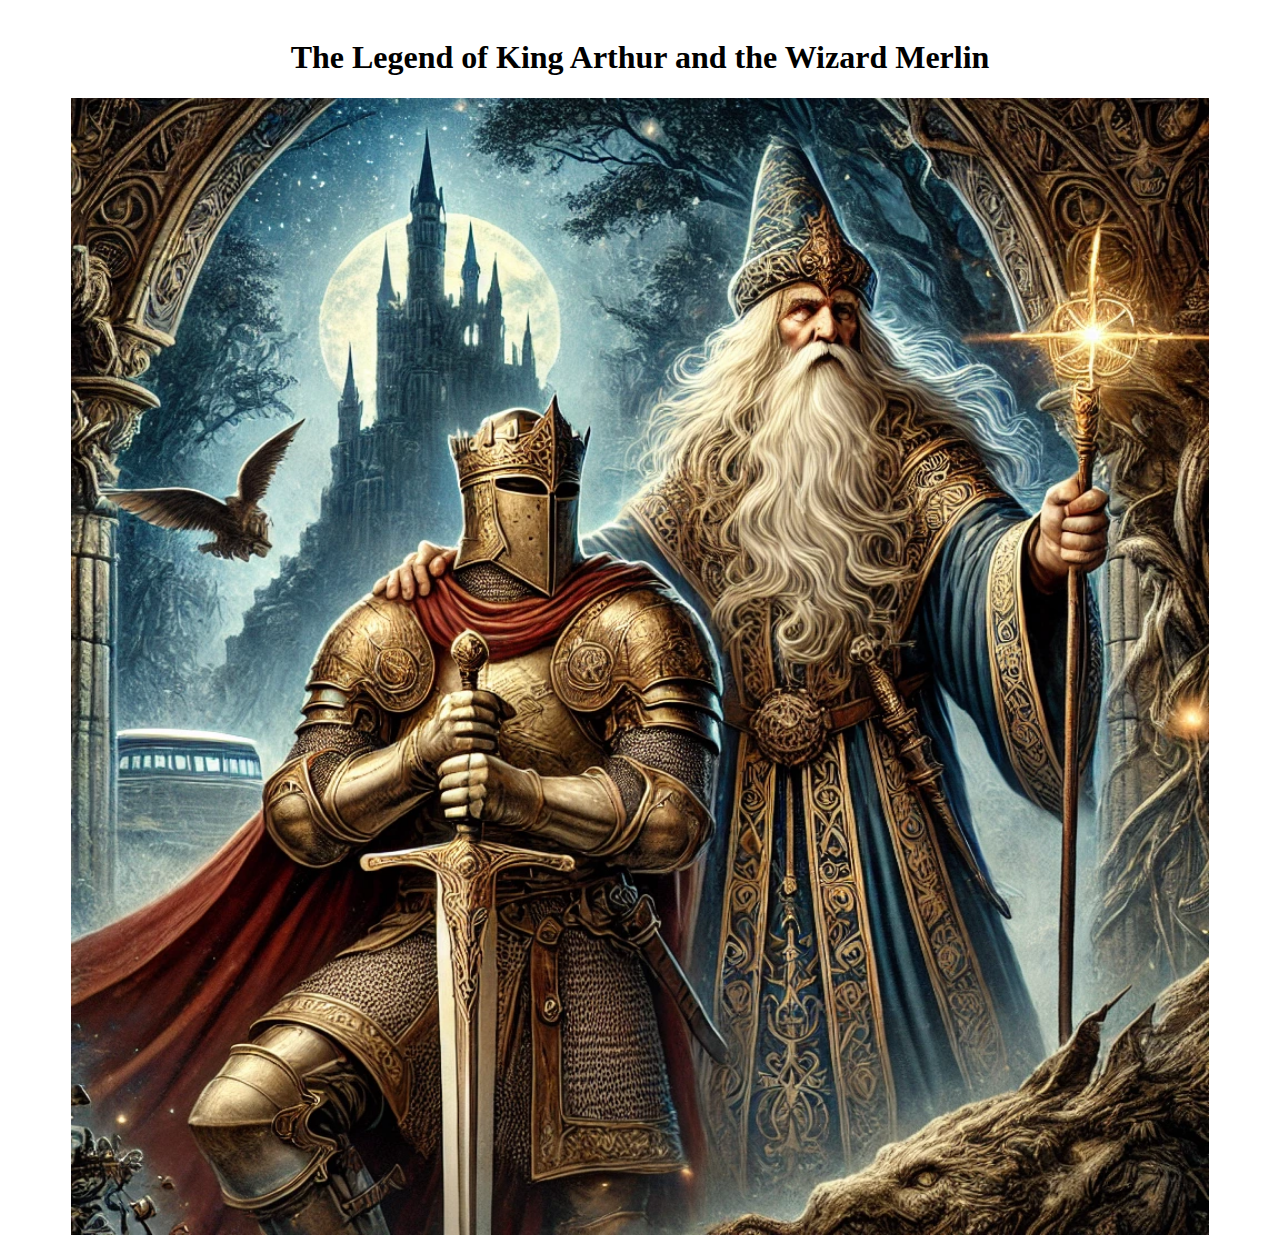
<file: index.html>
<!DOCTYPE html>
<html lang="en">
<head>
    <meta charset="UTF-8">
    <meta name="viewport" content="width=device-width, initial-scale=1.0">
    <title>Arthur & Merlin</title>
    <link rel="stylesheet" href="styles.css">
</head>
<body>
    <div class="content">
        <h1>The Legend of King Arthur and the Wizard Merlin</h1>
        <a href="story.html">
            <img src="./images/Arthur&Merlin.webp" 
                alt="An image of King Arthur in full armor holding his sword, Excalibur, and the Wizard Merlin holding his staff."
                width="500"
                height="auto"/>
        </a>
    </div>
</body>
</html>
</file>
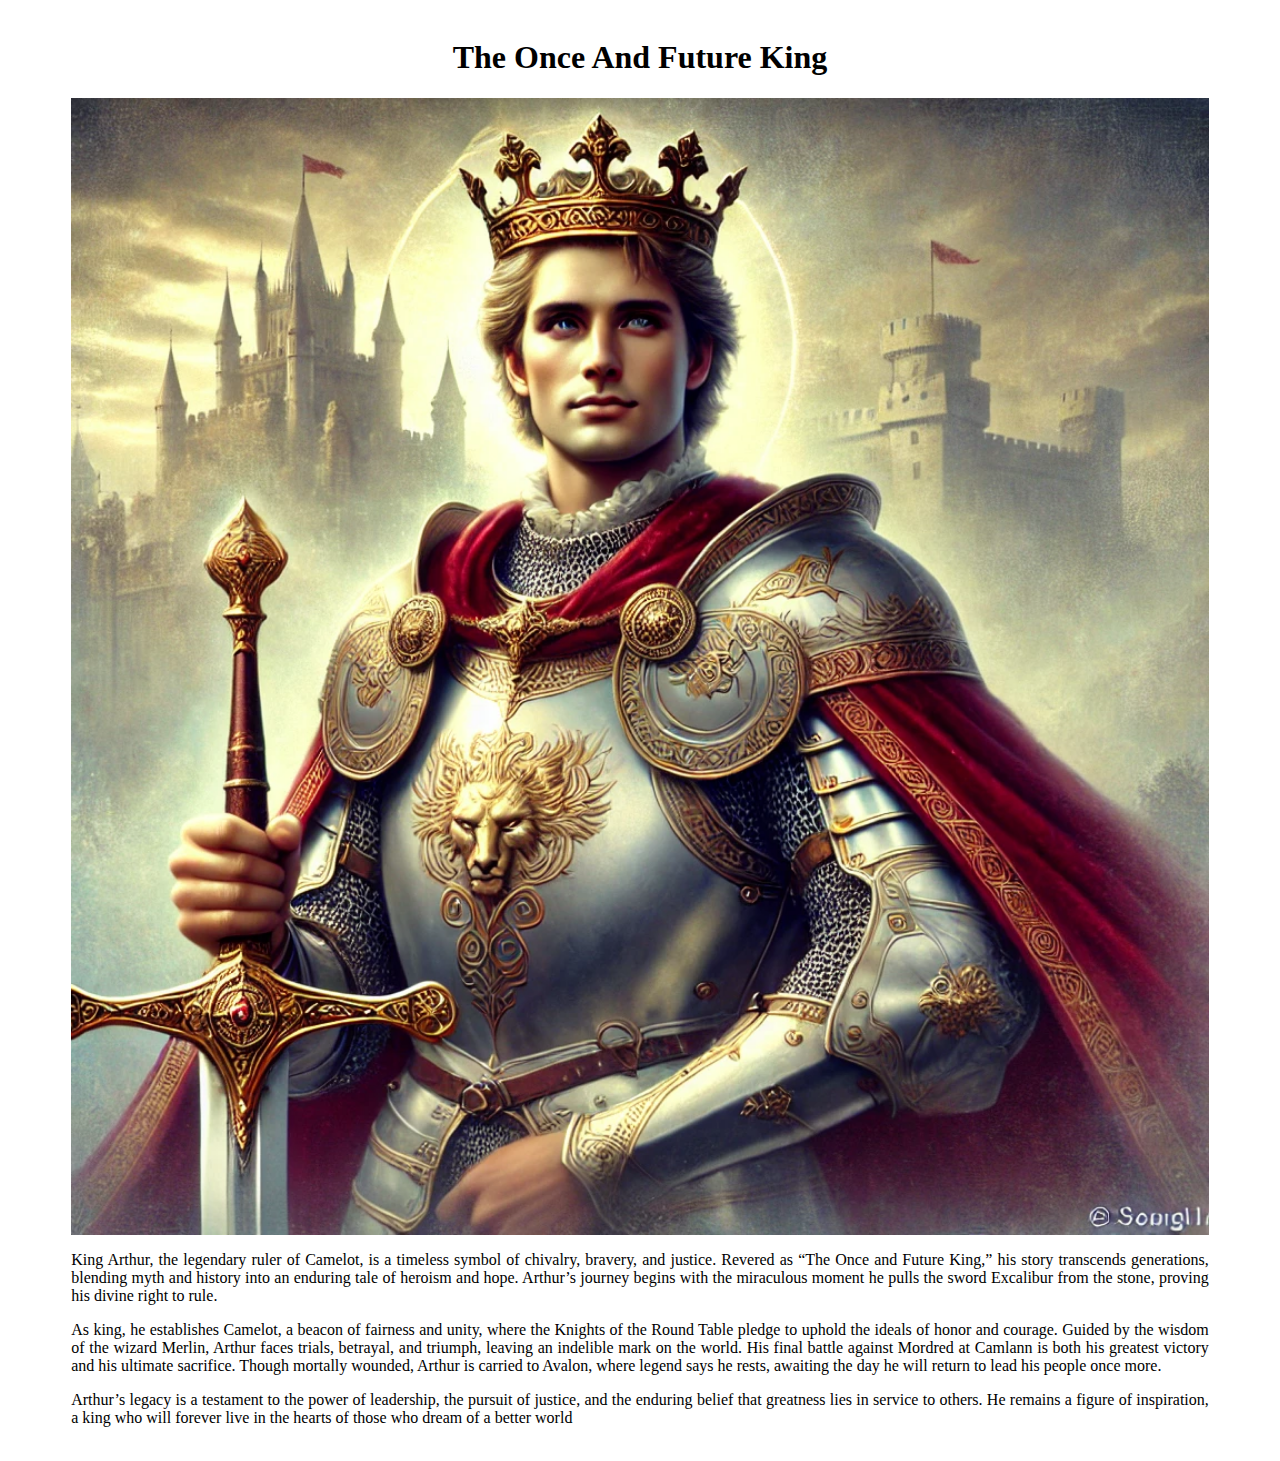
<file: Arthur.html>
<!DOCTYPE html>
<html lang="en">
<head>
    <meta charset="UTF-8">
    <meta name="viewport" content="width=device-width, initial-scale=1.0">
    <title>King Arthur</title>
    <link rel="stylesheet" href="styles.css">
</head>
<body>
    <div class="content">
        <h1>The Once And Future King</h1>
        <img src="./images/KingArthur.webp"
             alt="A portrait of King Arthur."
             width="500"
             height="auto" />

        <p>King Arthur, the legendary ruler of Camelot, is a timeless symbol of chivalry, bravery, and justice. Revered as “The Once and Future King,” his story transcends generations, blending myth and history into an enduring tale of heroism and hope. Arthur’s journey begins with the miraculous moment he pulls the sword Excalibur from the stone, proving his divine right to rule.</p>
        <p>As king, he establishes Camelot, a beacon of fairness and unity, where the Knights of the Round Table pledge to uphold the ideals of honor and courage. Guided by the wisdom of the wizard Merlin, Arthur faces trials, betrayal, and triumph, leaving an indelible mark on the world. His final battle against Mordred at Camlann is both his greatest victory and his ultimate sacrifice. Though mortally wounded, Arthur is carried to Avalon, where legend says he rests, awaiting the day he will return to lead his people once more.</p>
        <p>Arthur’s legacy is a testament to the power of leadership, the pursuit of justice, and the enduring belief that greatness lies in service to others. He remains a figure of inspiration, a king who will forever live in the hearts of those who dream of a better world</p>
    </div>
</body>
</html>
</file>
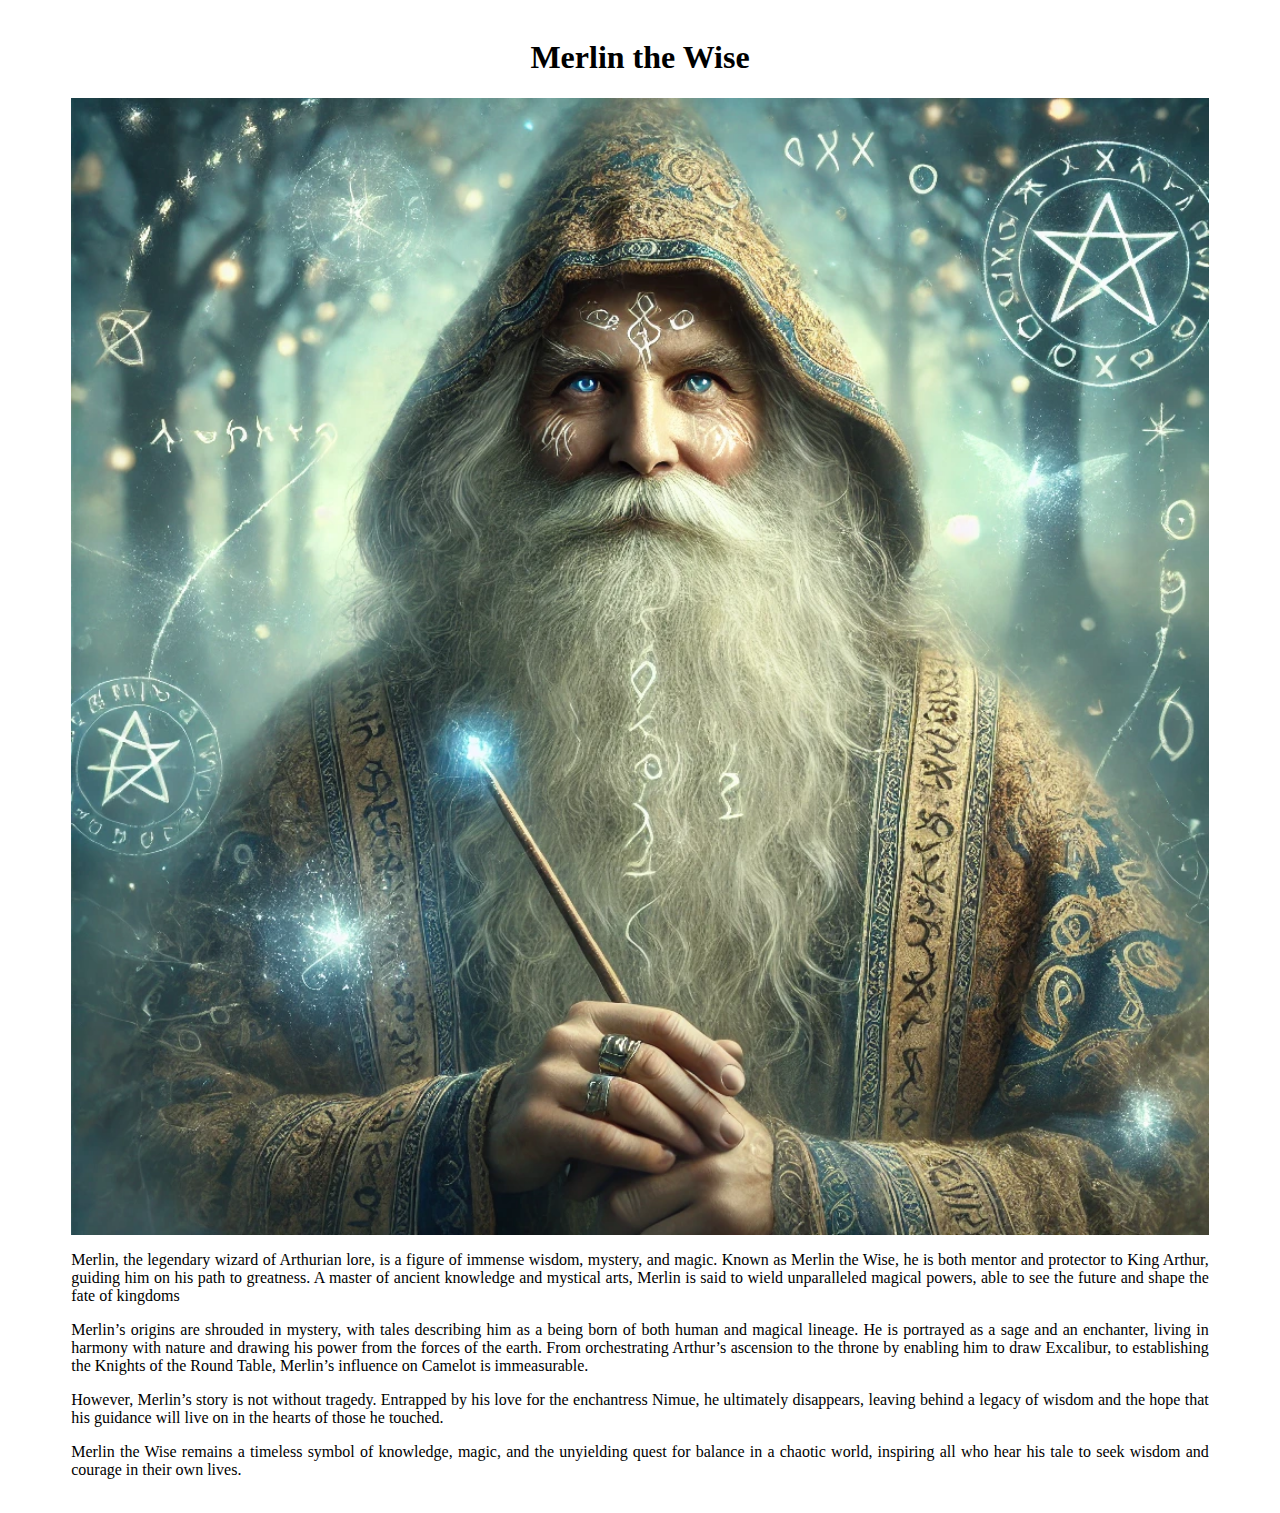
<file: Merlin.html>
<!DOCTYPE html>
<html lang="en">
<head>
    <meta charset="UTF-8">
    <meta name="viewport" content="width=device-width, initial-scale=1.0">
    <title>Wizard Merlin</title>
    <link rel="stylesheet" href="styles.css">
</head>
<body>
    <div class="content">
        <h1>Merlin the Wise</h1>
        <img src="./images/WizardMerlin.webp"
             alt="A portrait of the Wizard Merlin."
             width="500"
             height="auto" />
             
        <p>Merlin, the legendary wizard of Arthurian lore, is a figure of immense wisdom, mystery, and magic. Known as Merlin the Wise, he is both mentor and protector to King Arthur, guiding him on his path to greatness. A master of ancient knowledge and mystical arts, Merlin is said to wield unparalleled magical powers, able to see the future and shape the fate of kingdoms</p>
        <p>Merlin’s origins are shrouded in mystery, with tales describing him as a being born of both human and magical lineage. He is portrayed as a sage and an enchanter, living in harmony with nature and drawing his power from the forces of the earth. From orchestrating Arthur’s ascension to the throne by enabling him to draw Excalibur, to establishing the Knights of the Round Table, Merlin’s influence on Camelot is immeasurable.</p>
        <p>However, Merlin’s story is not without tragedy. Entrapped by his love for the enchantress Nimue, he ultimately disappears, leaving behind a legacy of wisdom and the hope that his guidance will live on in the hearts of those he touched.</p>
        <p>Merlin the Wise remains a timeless symbol of knowledge, magic, and the unyielding quest for balance in a chaotic world, inspiring all who hear his tale to seek wisdom and courage in their own lives.</p>
    </div>
</body>
</html>
</file>
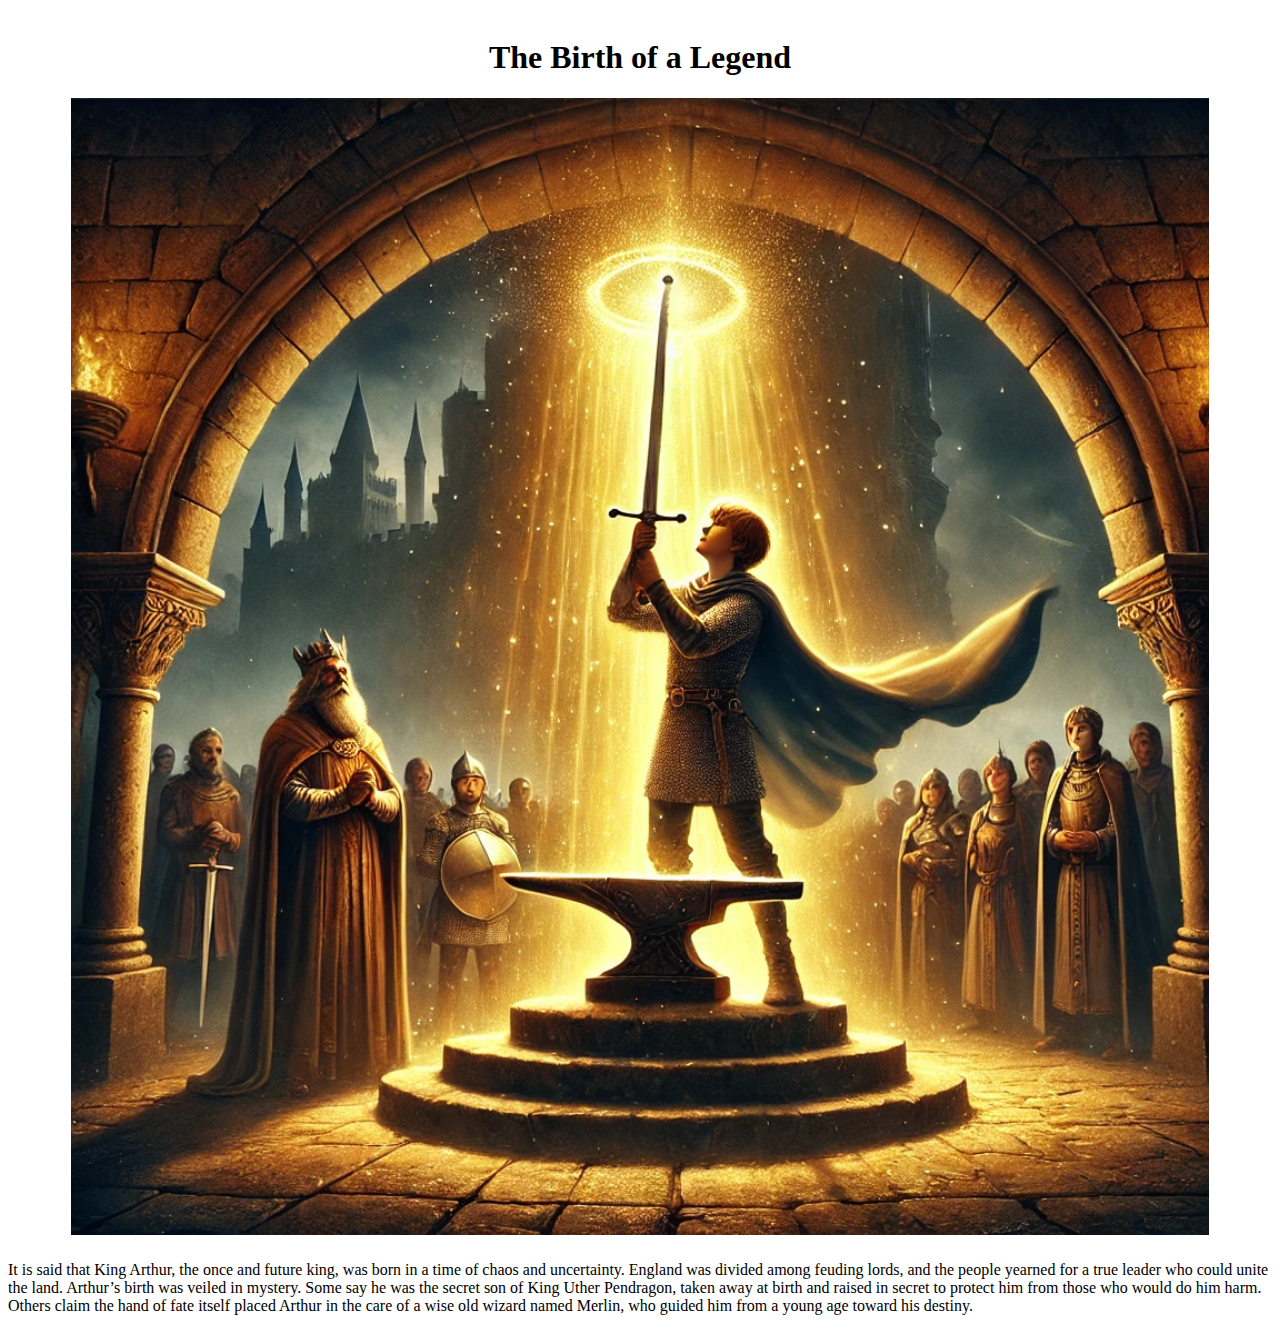
<file: story.html>
<!DOCTYPE html>
<html lang="en">
<head>
    <meta charset="UTF-8">
    <meta name="viewport" content="width=device-width, initial-scale=1.0">
    <title>The Legend</title>
    <link rel="stylesheet" href="styles.css">
</head>
<body>
    <div class="content">
        <h1>The Birth of a Legend</h1>
            <img src="./images/TheBirthOfALegend.webp" 
                alt="An illustration that captures the essence of the legend of King Arthur and the wizard Merlin, showcasing their bond and the mystical, timeless nature of their story.."
                width="500"
                height="auto"/>
    </div>
    <p>It is said that King Arthur, the once and future king, was born in a time of chaos and uncertainty. England was divided among feuding lords, and the people yearned for a true leader who could unite the land. Arthur’s birth was veiled in mystery. Some say he was the secret son of King Uther Pendragon, taken away at birth and raised in secret to protect him from those who would do him harm. Others claim the hand of fate itself placed Arthur in the care of a wise old wizard named Merlin, who guided him from a young age toward his destiny.</p>
    <p></p>
    <p></p>
    <p></p>
    <p></p>
    <p></p>
</body>
</html>
</file>
<file: styles.css>
.content {
    max-width: 700px;
    max-width: 90%;
    margin: 0 auto;
    text-align: justify;
    padding: 10px;
}

.content h1 {
    text-align: center;
}

.content img {
    display: block;
    margin: 0 auto;
    width: 100%;
    height: auto;
}
</file>
